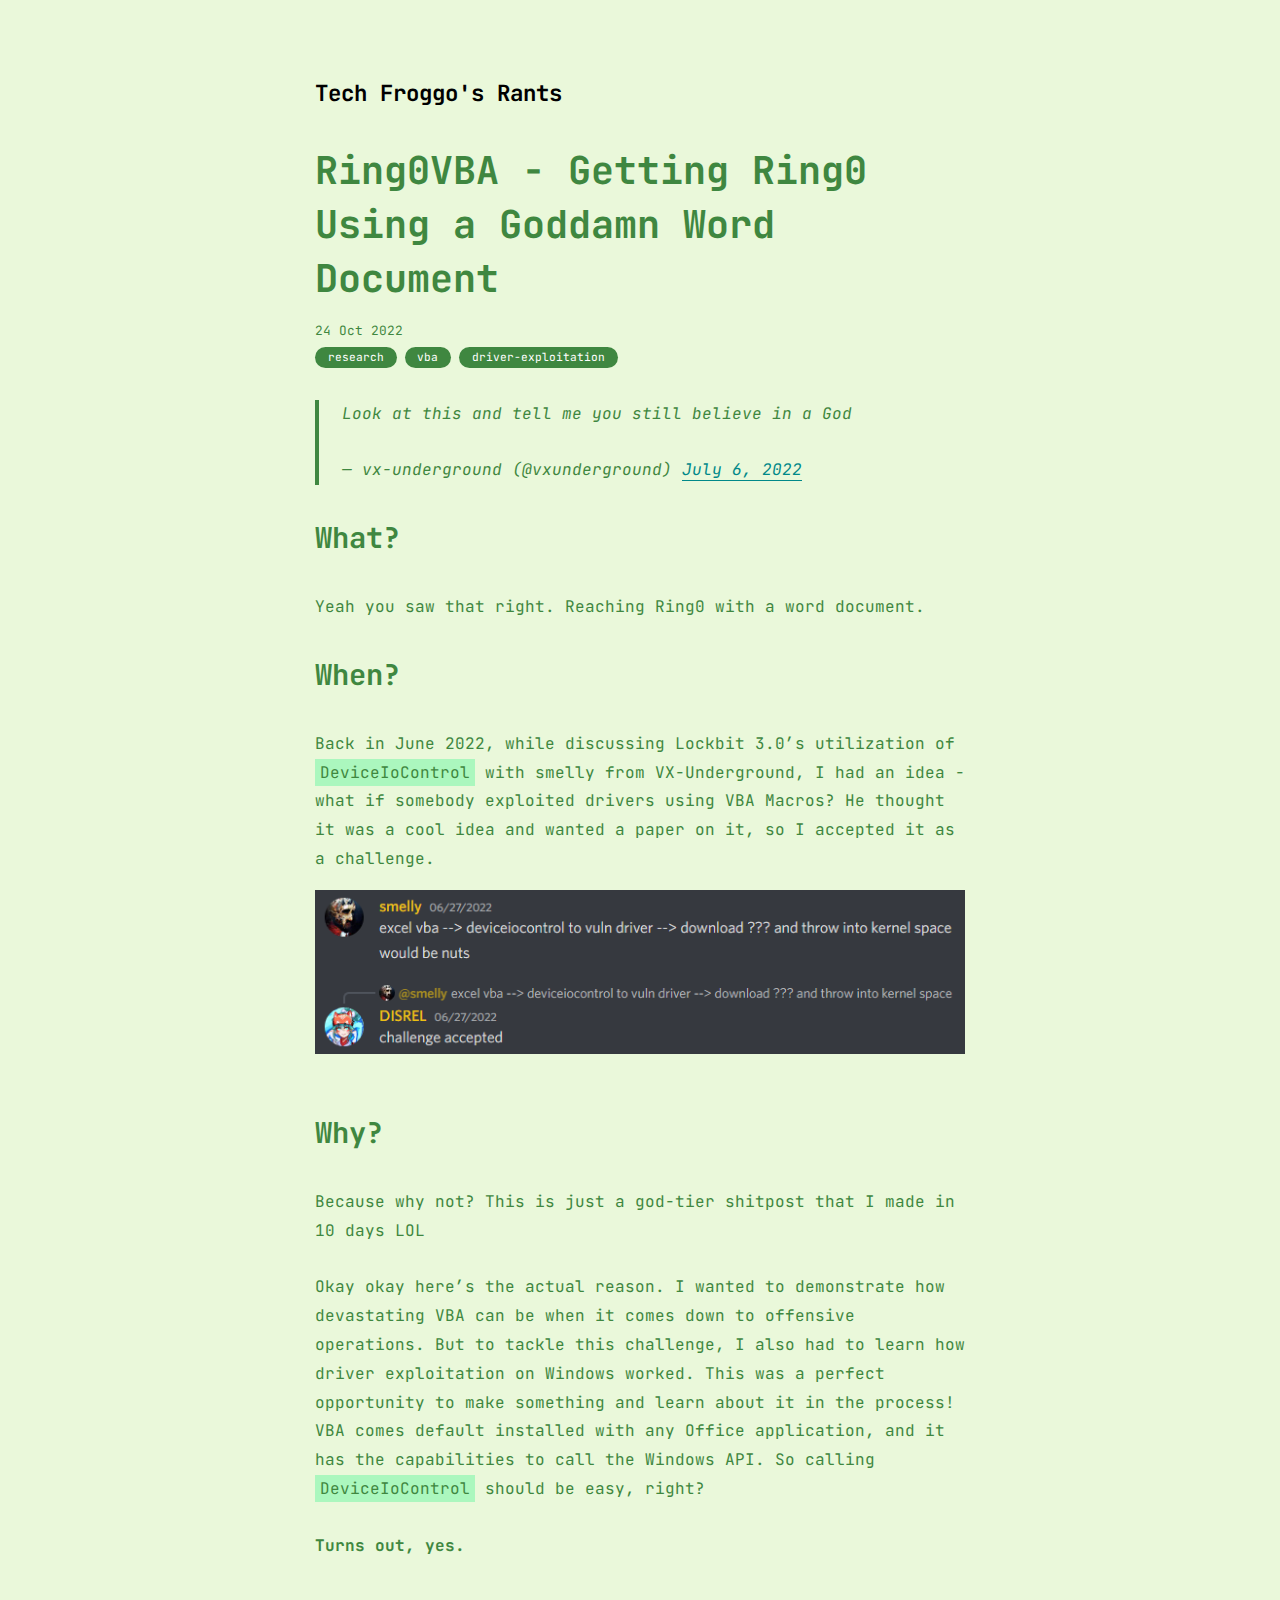
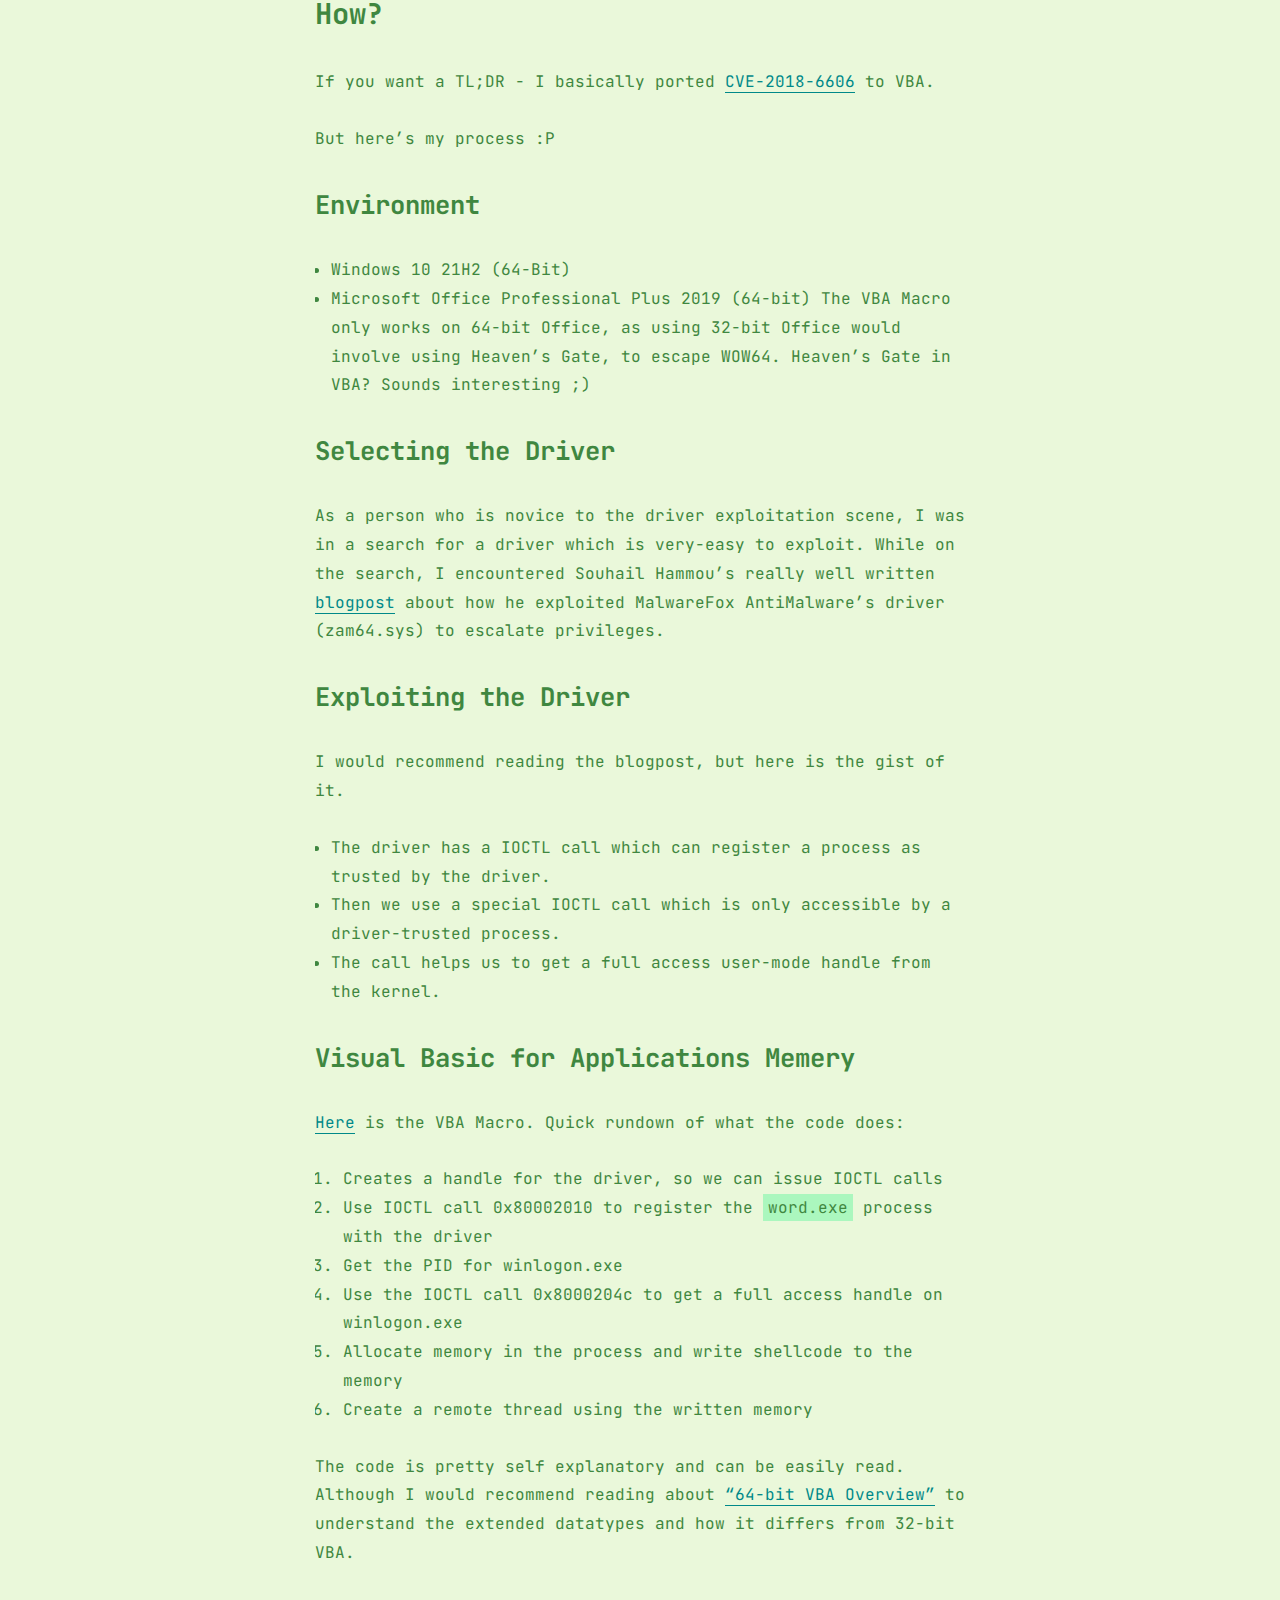
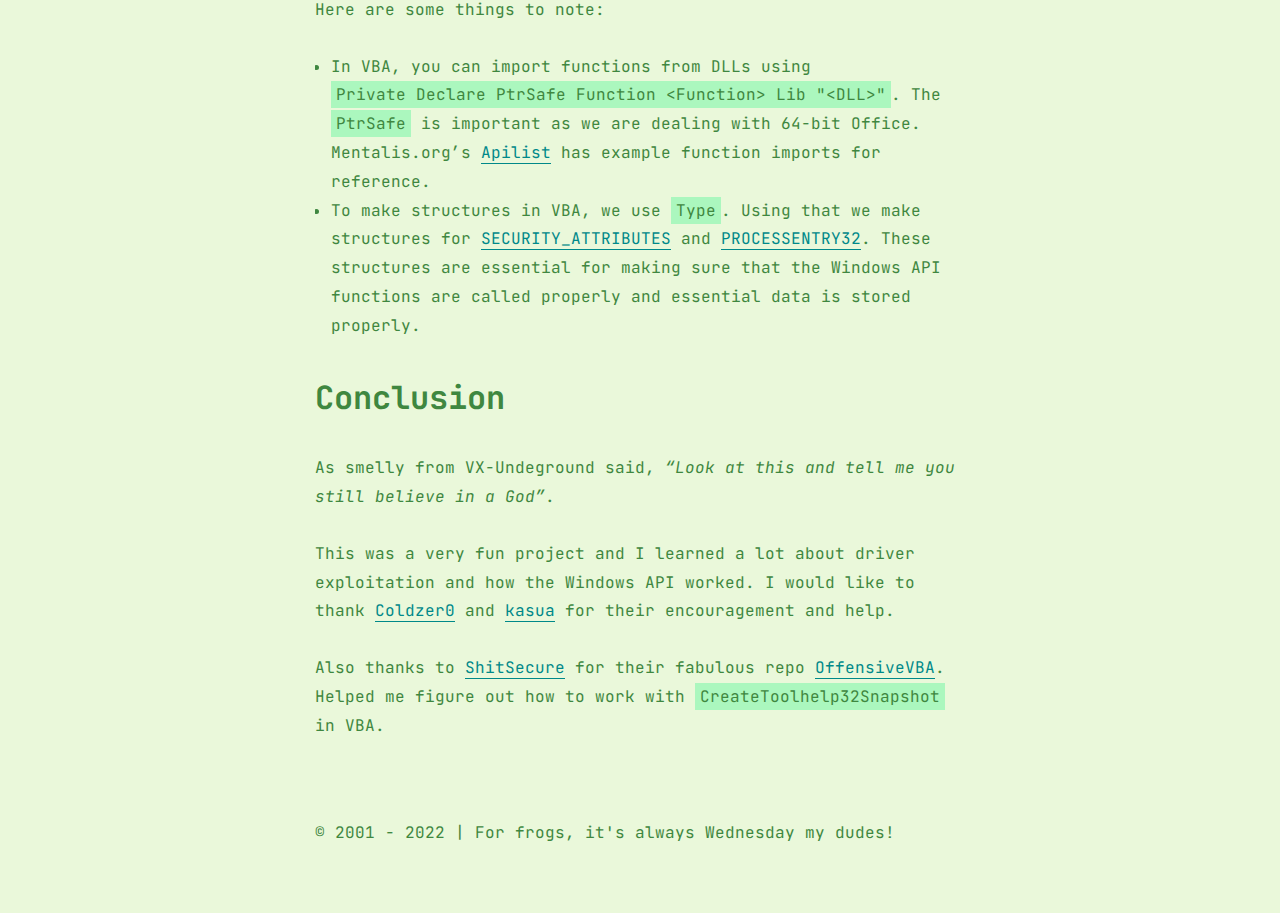
<file: posts/Ring0VBA-Getting-Ring0-Using-a-Goddamn-Word-Document/index.html>
<!DOCTYPE html>
<html lang="en">
  <head>
  <meta charset="UTF-8" />
  <meta http-equiv="X-UA-Compatible" content="IE=edge" />
  <meta name="viewport" content="width=device-width, initial-scale=1.0" />
  <title>Frog Guy Rants | Ring0VBA - Getting Ring0 Using a Goddamn Word Document</title>
  
  <link rel="stylesheet" href="/assets/css/post.css" />
  <link rel="stylesheet" href="/assets/css/syntax.css" />
  
  <link rel="stylesheet" href="/assets/css/common.css" />
  <script src="/assets/js/categories.js"></script>
  
  <script defer src="/assets/js/lbox.js"></script>
  
</head>

  <body>
    <main>
      <header>
  <a class="site-title" href="/">Tech Froggo's Rants</a>
</header>

      <section class="article">
        <div class="article-header">
          <h2 class="article-title">Ring0VBA - Getting Ring0 Using a Goddamn Word Document</h2>
          <small class="date">24 Oct 2022</small>
          <div class="categories">
            
            <a href="#!" class="category">research</a>
            
            <a href="#!" class="category">vba</a>
            
            <a href="#!" class="category">driver-exploitation</a>
            
          </div>
        </div>
        <div class="content"><blockquote class="twitter-tweet"><p lang="en" dir="ltr">Look at this and tell me you still believe in a God</p>&mdash; vx-underground (@vxunderground) <a href="https://twitter.com/vxunderground/status/1544640762834522112?ref_src=twsrc%5Etfw">July 6, 2022</a></blockquote>
<script async="" src="https://platform.twitter.com/widgets.js" charset="utf-8"></script>

<h2 id="what">What?</h2>
<p>Yeah you saw that right. Reaching Ring0 with a word document.</p>

<h2 id="when">When?</h2>
<p>Back in June 2022, while discussing Lockbit 3.0’s utilization of <code class="language-plaintext highlighter-rouge">DeviceIoControl</code> with smelly from VX-Underground, I had an idea - what if somebody exploited drivers using VBA Macros? He thought it was a cool idea and wanted a paper on it, so I accepted it as a challenge.
<img src="/assets/images/Discord_EeGUBX4EMr.png" alt="Challenge Accepted" /></p>

<h2 id="why">Why?</h2>
<p>Because why not? This is just a god-tier shitpost that I made in 10 days LOL</p>

<p>Okay okay here’s the actual reason. I wanted to demonstrate how devastating VBA can be when it comes down to offensive operations. But to tackle this challenge, I also had to learn how driver exploitation on Windows worked. This was a perfect opportunity to make something and learn about it in the process!
VBA comes default installed with any Office application, and it has the capabilities to call the Windows API. So calling <code class="language-plaintext highlighter-rouge">DeviceIoControl</code> should be easy, right?</p>

<p><strong>Turns out, yes.</strong></p>

<h2 id="how">How?</h2>
<p>If you want a TL;DR - I basically ported <a href="https://github.com/SouhailHammou/Exploits/blob/master/CVE-2018-6606%20-%20MalwareFox%20AntiMalware%20LPE/Malwarefox_privescl_1.c">CVE-2018-6606</a> to VBA.</p>

<p>But here’s my process :P</p>

<h3 id="environment">Environment</h3>
<ul>
  <li>Windows 10 21H2 (64-Bit)</li>
  <li>Microsoft Office Professional Plus 2019 (64-bit)
The VBA Macro only works on 64-bit Office, as using 32-bit Office would involve using Heaven’s Gate, to escape WOW64.
Heaven’s Gate in VBA? Sounds interesting ;)</li>
</ul>

<h3 id="selecting-the-driver">Selecting the Driver</h3>
<p>As a person who is novice to the driver exploitation scene, I was in a search for a driver which is very-easy to exploit. While on the search, I encountered Souhail Hammou’s really well written <a href="http://rce4fun.blogspot.com/2018/02/malwarefox-antimalware-zam64sys.html">blogpost</a> about how he exploited MalwareFox AntiMalware’s driver (zam64.sys) to escalate privileges.</p>

<h3 id="exploiting-the-driver">Exploiting the Driver</h3>
<p>I would recommend reading the blogpost, but here is the gist of it.</p>
<ul>
  <li>The driver has a IOCTL call which can register a process as trusted by the driver.</li>
  <li>Then we use a special IOCTL call which is only accessible by a driver-trusted process.</li>
  <li>The call helps us to get a full access user-mode handle from the kernel.</li>
</ul>

<h3 id="visual-basic-for-applications-memery">Visual Basic for <del>Applications</del> Memery</h3>
<p><a href="https://github.com/DISREL/Ring0VBA">Here</a> is the VBA Macro. Quick rundown of what the code does:</p>
<ol>
  <li>Creates a handle for the driver, so we can issue IOCTL calls</li>
  <li>Use IOCTL call 0x80002010 to register the <code class="language-plaintext highlighter-rouge">word.exe</code> process with the driver</li>
  <li>Get the PID for winlogon.exe</li>
  <li>Use the IOCTL call 0x8000204c to get a full access handle on winlogon.exe</li>
  <li>Allocate memory in the process and write shellcode to the memory</li>
  <li>Create a remote thread using the written memory</li>
</ol>

<p>The code is pretty self explanatory and can be easily read. Although I would recommend reading about <a href="https://learn.microsoft.com/en-us/office/vba/language/concepts/getting-started/64-bit-visual-basic-for-applications-overview">“64-bit VBA Overview”</a> to understand the extended datatypes and how it differs from 32-bit VBA.</p>

<p>Here are some things to note:</p>
<ul>
  <li>In VBA, you can import functions from DLLs using <code class="language-plaintext highlighter-rouge">Private Declare PtrSafe Function &lt;Function&gt; Lib "&lt;DLL&gt;"</code>. The <code class="language-plaintext highlighter-rouge">PtrSafe</code> is important as we are dealing with 64-bit Office. Mentalis.org’s <a href="http://allapi.mentalis.org/apilist/apilist.php">Apilist</a> has example function imports for reference.</li>
  <li>To make structures in VBA, we use <code class="language-plaintext highlighter-rouge">Type</code>. Using that we make structures for <a href="https://learn.microsoft.com/en-us/previous-versions/windows/desktop/legacy/aa379560(v=vs.85)">SECURITY_ATTRIBUTES</a> and <a href="https://learn.microsoft.com/en-us/windows/win32/api/tlhelp32/ns-tlhelp32-processentry32">PROCESSENTRY32</a>. These structures are essential for making sure that the Windows API functions are called properly and essential data is stored properly.</li>
</ul>

<h1 id="conclusion">Conclusion</h1>
<p>As smelly from VX-Undeground said, <em>“Look at this and tell me you still believe in a God”</em>.</p>

<p>This was a very fun project and I learned a lot about driver exploitation and how the Windows API worked. I would like to thank <a href="https://twitter.com/Coldzer0x0">Coldzer0</a> and <a href="https://twitter.com/kasua02">kasua</a> for their encouragement and help.</p>

<p>Also thanks to <a href="https://twitter.com/ShitSecure">ShitSecure</a> for their fabulous repo <a href="https://github.com/S3cur3Th1sSh1t/OffensiveVBA">OffensiveVBA</a>. Helped me figure out how to work with <code class="language-plaintext highlighter-rouge">CreateToolhelp32Snapshot</code> in VBA.</p>
</div>
      </section>
      <footer>
  <p>&copy; 2001 - 2022 | For frogs, it's always Wednesday my dudes!</p>
</footer>

    </main>
    <section id="category-modal-bg"></section>
<section id="category-modal">
  <h1 id="category-modal-title"></h1>
  <section id="category-modal-content"></section>
</section>

  </body>
</html>
</file>
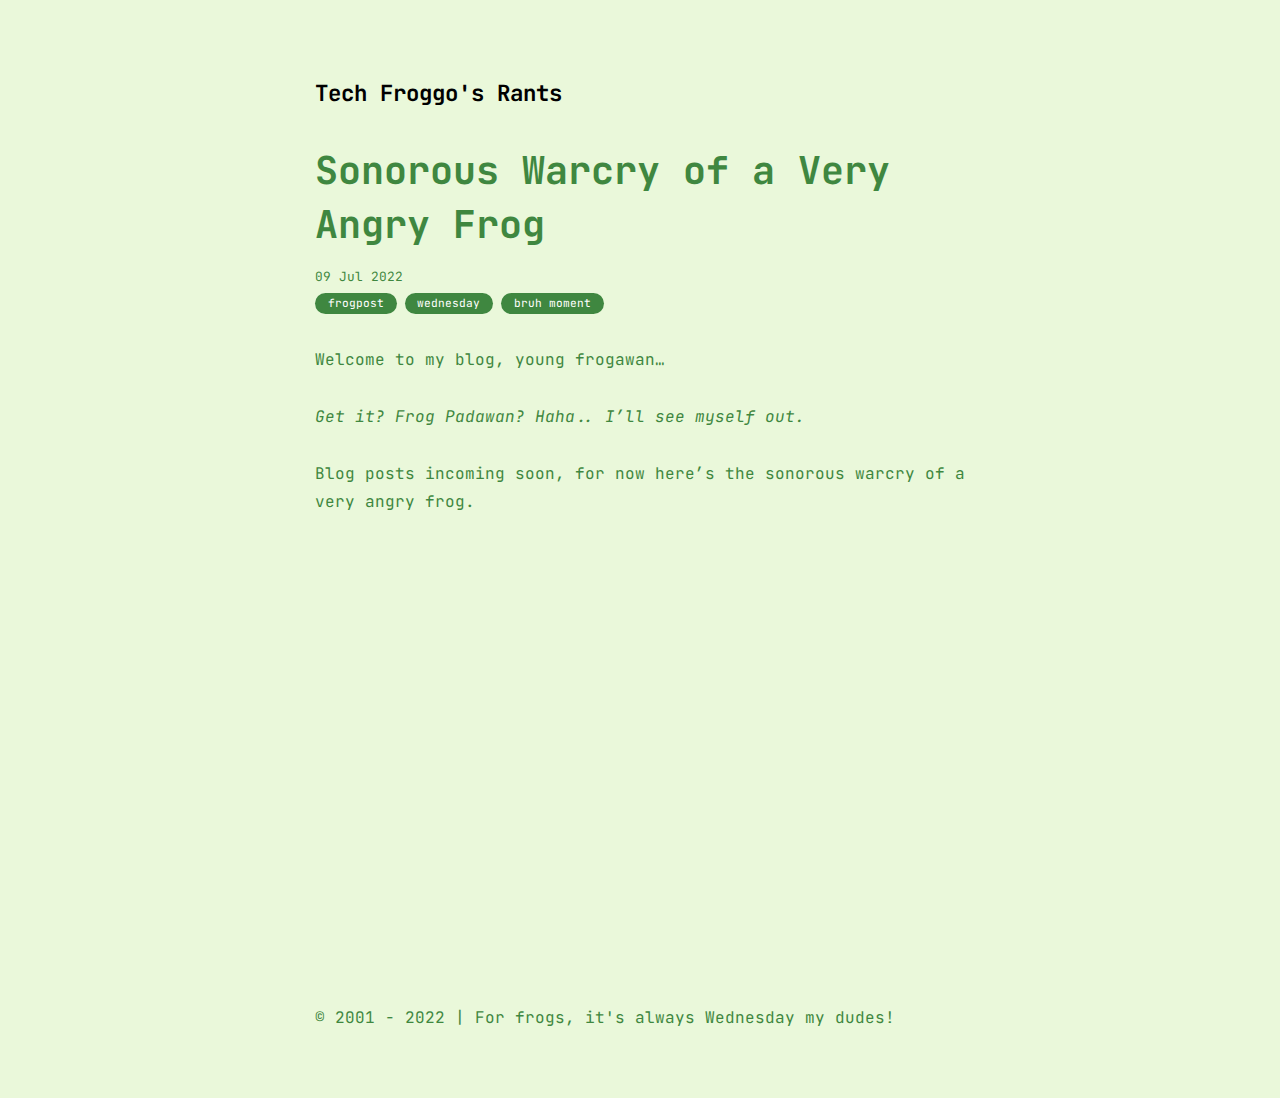
<file: posts/Sonorous-Warcry-of-a-Very-Angry-Frog/index.html>
<!DOCTYPE html>
<html lang="en">
  <head>
  <meta charset="UTF-8" />
  <meta http-equiv="X-UA-Compatible" content="IE=edge" />
  <meta name="viewport" content="width=device-width, initial-scale=1.0" />
  <title>Frog Guy Rants | Sonorous Warcry of a Very Angry Frog</title>
  
  <link rel="stylesheet" href="/assets/css/post.css" />
  <link rel="stylesheet" href="/assets/css/syntax.css" />
  
  <link rel="stylesheet" href="/assets/css/common.css" />
  <script src="/assets/js/categories.js"></script>
  
  <script defer src="/assets/js/lbox.js"></script>
  
</head>

  <body>
    <main>
      <header>
  <a class="site-title" href="/">Tech Froggo's Rants</a>
</header>

      <section class="article">
        <div class="article-header">
          <h2 class="article-title">Sonorous Warcry of a Very Angry Frog</h2>
          <small class="date">09 Jul 2022</small>
          <div class="categories">
            
            <a href="#!" class="category">frogpost</a>
            
            <a href="#!" class="category">wednesday</a>
            
            <a href="#!" class="category">bruh moment</a>
            
          </div>
        </div>
        <div class="content"><p>Welcome to my blog, young frogawan…</p>

<p><em>Get it? Frog Padawan? Haha.. I’ll see myself out.</em></p>

<p>Blog posts incoming soon, for now here’s the sonorous warcry of a very angry frog.</p>

<iframe src="https://www.youtube.com/embed/HBxn56l9WcU" title="YouTube video player" frameborder="0" allow="accelerometer; autoplay; clipboard-write; encrypted-media; gyroscope; picture-in-picture" allowfullscreen=""></iframe>

</div>
      </section>
      <footer>
  <p>&copy; 2001 - 2022 | For frogs, it's always Wednesday my dudes!</p>
</footer>

    </main>
    <section id="category-modal-bg"></section>
<section id="category-modal">
  <h1 id="category-modal-title"></h1>
  <section id="category-modal-content"></section>
</section>

  </body>
</html>
</file>
<file: assets/css/post.css>
@import url("https://fonts.googleapis.com/css2?family=JetBrains+Mono:ital,wght@0,100;0,300;0,400;0,800;1,100;1,300;1,400;1,800&display=swap");

:root {
  --gray-1: #707070;
  --gray-2: #32353a;
  --gray-3: #151618;
  --green-1: #eaf8da;
  --green-2: #abf7be;
  --green-3: #3f8740;
  --white: #ffffff;
  --black: #000000;
}
* {
  font-family: inherit;
  text-decoration: none;
  margin: 0;
  padding: 0;
  -webkit-user-drag: none;
  -moz-window-dragging: none;
  -webkit-tap-highlight-color: transparent;
}
* img {
  max-width: 100%;
}
html,
body {
  color: var(--green-3);
  font-family: "JetBrains Mono", monospace;
  line-height: 2rem;
  background-color: var(--green-1);
}
.content a {
  color: #008989;
  border-bottom: 1px solid #008989;
}
header {
  padding: 2rem 0 2rem 0;
}
.site-title {
  font-size: 1.4rem;
  font-weight: bolder;
  line-height: 110%;
  color: var(--black);
}
main {
  margin: 0 auto;
  max-width: 650px;
  padding: 3rem 0 4rem 0;
}
.article {
  margin-bottom: 3rem;
}

.article-header {
  margin-bottom: 2rem;
}
.article-title {
  font-size: 2.4rem;
  margin-bottom: 0.6rem;
  line-height: 140%;
}

.article .date {
  display: block;
  font-size: 0.8rem;
}
.categories {
  display: flex;
  flex-direction: row;
  flex-wrap: wrap;
  justify-content: flex-start;
}
.categories .category {
  margin: 0 0.5rem 0 0;
  display: block;
  color: var(--white);
  background: var(--green-3);
  border-radius: 15px;
  font-size: 0.7rem;
  padding: 0 0.8rem;
  line-height: 1.3rem;
  cursor: pointer;
}

/* markdown content */

.content * {
  line-height: 180%;
}
.content p {
  margin: 0 0 1.75rem 0;
  padding: 0;
}
.content h1 {
  font-size: 2rem;
}
.content h2 {
  font-size: 1.8rem;
}
.content h3 {
  font-size: 1.6rem;
}
.content h4 {
  font-size: 1.4rem;
}
.content h5 {
  font-size: 1.2rem;
}
.content h6 {
  font-size: 1rem;
}
.content h1,
.content h2,
.content h3,
.content h4,
.content h5,
.content h6 {
  margin: 1.75rem 0;
}
.content blockquote {
  padding-left: 1.42188rem;
  margin-bottom: 1.75rem;
  font-style: italic;
  font-weight: 400;
  border-left: 0.3rem solid var(--green-3);
}
.content strong {
  font-weight: bold;
}
.content ul {
  margin-left: 1rem;
  margin-bottom: 1.75rem;
}
.content ol {
  margin-left: 1.75rem;
  margin-bottom: 1.75rem;
}
.content ol * ol,
.content ul * ul {
  margin-left: 1rem;
  margin-bottom: 0;
}
.content table {
  width: 100%;
  max-width: 100%;
  margin: 1rem 0;
  border-collapse: collapse;
}
.content table th {
  background-color: var(--green-2);
  color: var(--green-3);
  border: 1px solid var(--gray-3);
}
.content table * {
  border: 1px solid var(--gray-1);
  padding: 0.2rem;
}
.content img {
  max-width: 100%;
  margin: 1rem 0;
}
.content iframe {
  width: 100%;
  height: 366px;
  margin: 1rem 0;
}

/* pre , code */
.content,
.content div,
.content div pre,
.content div pre code {
  overflow-x: auto !important;
}

.content pre {
  background: var(--green-2) !important;
  padding: 1rem 2rem;
  margin-bottom: 1.75rem;
}

.content code {
  padding: 3px 5px;
  color: var(--green-3);
  white-space: pre;
  background-color: var(--green-2);
}

/* lbox */

.content img {
  cursor: zoom-in;
}

#lightbox {
  position: fixed;
  z-index: 1000;
  top: 0;
  left: 0;
  right: 0;
  bottom: 0;
  background-color: rgba(0, 0, 0, 0.8);
  display: none;
}

#lightbox.active {
  display: flex;
  justify-content: center;
  align-items: center;
}

#lightbox img {
  max-width: 90%;
  max-height: 80%;
  padding: 4px;
  background-color: black;
  border: 2px solid white;
}

@media screen and (max-width: 750px) {
  body {
    padding: 1.5rem;
  }
}
</file>
<file: assets/css/syntax.css>
/* syntax */

.highlight .hll {
  background-color: #333333;
}
.highlight {
  color: #707070;
}
.highlight .c {
  color: #008800;
  font-style: italic;
  /* background-color: #0f140f; */
} /* Comment */
.highlight .err {
  color: #707070;
} /* Error */
.highlight .g {
  color: #707070;
} /* Generic */
.highlight .k {
  color: #fb660a;
  font-weight: bold;
} /* Keyword */
.highlight .l {
  color: #707070;
} /* Literal */
.highlight .n {
  color: #707070;
} /* Name */
.highlight .o {
  color: #707070;
} /* Operator */
.highlight .x {
  color: #707070;
} /* Other */
.highlight .p {
  color: #707070;
} /* Punctuation */
.highlight .cm {
  color: #008800;
  font-style: italic;
  /* background-color: #0f140f; */
} /* Comment.Multiline */
.highlight .cp {
  color: #ff0007;
  font-weight: bold;
  font-style: italic;
  /* background-color: #0f140f; */
} /* Comment.Preproc */
.highlight .c1 {
  color: #008800;
  font-style: italic;
  /* background-color: #0f140f; */
} /* Comment.Single */
.highlight .cs {
  color: #008800;
  font-style: italic;
  /* background-color: #0f140f; */
} /* Comment.Special */
.highlight .gd {
  color: #707070;
} /* Generic.Deleted */
.highlight .ge {
  color: #707070;
} /* Generic.Emph */
.highlight .gr {
  color: #707070;
} /* Generic.Error */
.highlight .gh {
  color: #707070;
  font-weight: bold;
} /* Generic.Heading */
.highlight .gi {
  color: #707070;
} /* Generic.Inserted */
.highlight .go {
  color: #444444;
  background-color: #222222;
} /* Generic.Output */
.highlight .gp {
  color: #707070;
} /* Generic.Prompt */
.highlight .gs {
  color: #707070;
} /* Generic.Strong */
.highlight .gu {
  color: #707070;
  font-weight: bold;
} /* Generic.Subheading */
.highlight .gt {
  color: #707070;
} /* Generic.Traceback */
.highlight .kc {
  color: #fb660a;
  font-weight: bold;
} /* Keyword.Constant */
.highlight .kd {
  color: #fb660a;
  font-weight: bold;
} /* Keyword.Declaration */
.highlight .kn {
  color: #fb660a;
  font-weight: bold;
} /* Keyword.Namespace */
.highlight .kp {
  color: #fb660a;
} /* Keyword.Pseudo */
.highlight .kr {
  color: #fb660a;
  font-weight: bold;
} /* Keyword.Reserved */
.highlight .kt {
  color: #cdcaa9;
  font-weight: bold;
} /* Keyword.Type */
.highlight .ld {
  color: #707070;
} /* Literal.Date */
.highlight .m {
  color: #0086f7;
  font-weight: bold;
} /* Literal.Number */
.highlight .s {
  color: #0086d2;
} /* Literal.String */
.highlight .na {
  color: #ff0086;
  font-weight: bold;
} /* Name.Attribute */
.highlight .nb {
  color: #707070;
} /* Name.Builtin */
.highlight .nc {
  color: #707070;
} /* Name.Class */
.highlight .no {
  color: #0086d2;
} /* Name.Constant */
.highlight .nd {
  color: #707070;
} /* Name.Decorator */
.highlight .ni {
  color: #707070;
} /* Name.Entity */
.highlight .ne {
  color: #707070;
} /* Name.Exception */
.highlight .nf {
  color: #ff0086;
  font-weight: bold;
} /* Name.Function */
.highlight .nl {
  color: #707070;
} /* Name.Label */
.highlight .nn {
  color: #707070;
} /* Name.Namespace */
.highlight .nx {
  color: #707070;
} /* Name.Other */
.highlight .py {
  color: #707070;
} /* Name.Property */
.highlight .nt {
  color: #fb660a;
  font-weight: bold;
} /* Name.Tag */
.highlight .nv {
  color: #fb660a;
} /* Name.Variable */
.highlight .ow {
  color: #707070;
} /* Operator.Word */
.highlight .w {
  color: #888888;
} /* Text.Whitespace */
.highlight .mf {
  color: #0086f7;
  font-weight: bold;
} /* Literal.Number.Float */
.highlight .mh {
  color: #0086f7;
  font-weight: bold;
} /* Literal.Number.Hex */
.highlight .mi {
  color: #0086f7;
  font-weight: bold;
} /* Literal.Number.Integer */
.highlight .mo {
  color: #0086f7;
  font-weight: bold;
} /* Literal.Number.Oct */
.highlight .sb {
  color: #0086d2;
} /* Literal.String.Backtick */
.highlight .sc {
  color: #0086d2;
} /* Literal.String.Char */
.highlight .sd {
  color: #0086d2;
} /* Literal.String.Doc */
.highlight .s2 {
  color: #0086d2;
} /* Literal.String.Double */
.highlight .se {
  color: #0086d2;
} /* Literal.String.Escape */
.highlight .sh {
  color: #0086d2;
} /* Literal.String.Heredoc */
.highlight .si {
  color: #0086d2;
} /* Literal.String.Interpol */
.highlight .sx {
  color: #0086d2;
} /* Literal.String.Other */
.highlight .sr {
  color: #0086d2;
} /* Literal.String.Regex */
.highlight .s1 {
  color: #0086d2;
} /* Literal.String.Single */
.highlight .ss {
  color: #0086d2;
} /* Literal.String.Symbol */
.highlight .bp {
  color: #707070;
} /* Name.Builtin.Pseudo */
.highlight .vc {
  color: #fb660a;
} /* Name.Variable.Class */
.highlight .vg {
  color: #fb660a;
} /* Name.Variable.Global */
.highlight .vi {
  color: #fb660a;
} /* Name.Variable.Instance */
.highlight .il {
  color: #0086f7;
  font-weight: bold;
} /* Literal.Number.Integer.Long */
</file>
<file: assets/css/common.css>
:root {
  --gray-1: #707070;
  --gray-2: #32353a;
  --gray-3: #151618;
  --green-1: #eaf8da;
  --green-2: #abf7be;
  --green-3: #3f8740;
  --white: #ffffff;
  --black: #000000;
}
#category-modal-bg {
  position: fixed;
  top: 0;
  left: 0;
  bottom: 0;
  right: 0;
  background: rgba(0, 0, 0, 0.6);
  z-index: 10;
  display: none;
  visibility: hidden;
}
#category-modal {
  position: fixed;
  top: 0;
  bottom: 0;
  left: 1.5rem;
  right: 1.5rem;
  z-index: 100;
  max-width: 850px;
  max-height: 60vh;
  border-radius: 1rem;
  padding: 1rem;
  margin: auto;
  background: var(--green-2);
  display: none;
  visibility: hidden;
  line-height: 140%;
}
#category-modal-content {
  display: relative;
  max-height: calc(100% - 5rem);
  overflow: auto;
}
#category-modal-title {
  margin-bottom: 1rem;
  font-size: 2rem;
  padding: 1rem;
}
#category-modal-bg.open,
#category-modal.open {
  display: block;
  visibility: visible;
}
.modal-article,
.modal-article-date {
  display: block;
  color: var(--green-3);
}
.modal-article {
  margin-bottom: 0.5rem;
  padding: 0.5rem 1rem;
  transition: all 0.2s ease-in-out;
}
.modal-article-date {
  font-size: 0.8rem;
}
.modal-article:hover {
  background: var(--white);
}

hr {
  border-top: 2px dashed var(--green-3) !important;
  border-bottom: none !important;
  border-left: none !important;
  border-right: none !important;
  margin-bottom: 1.75rem !important;
}
</file>
